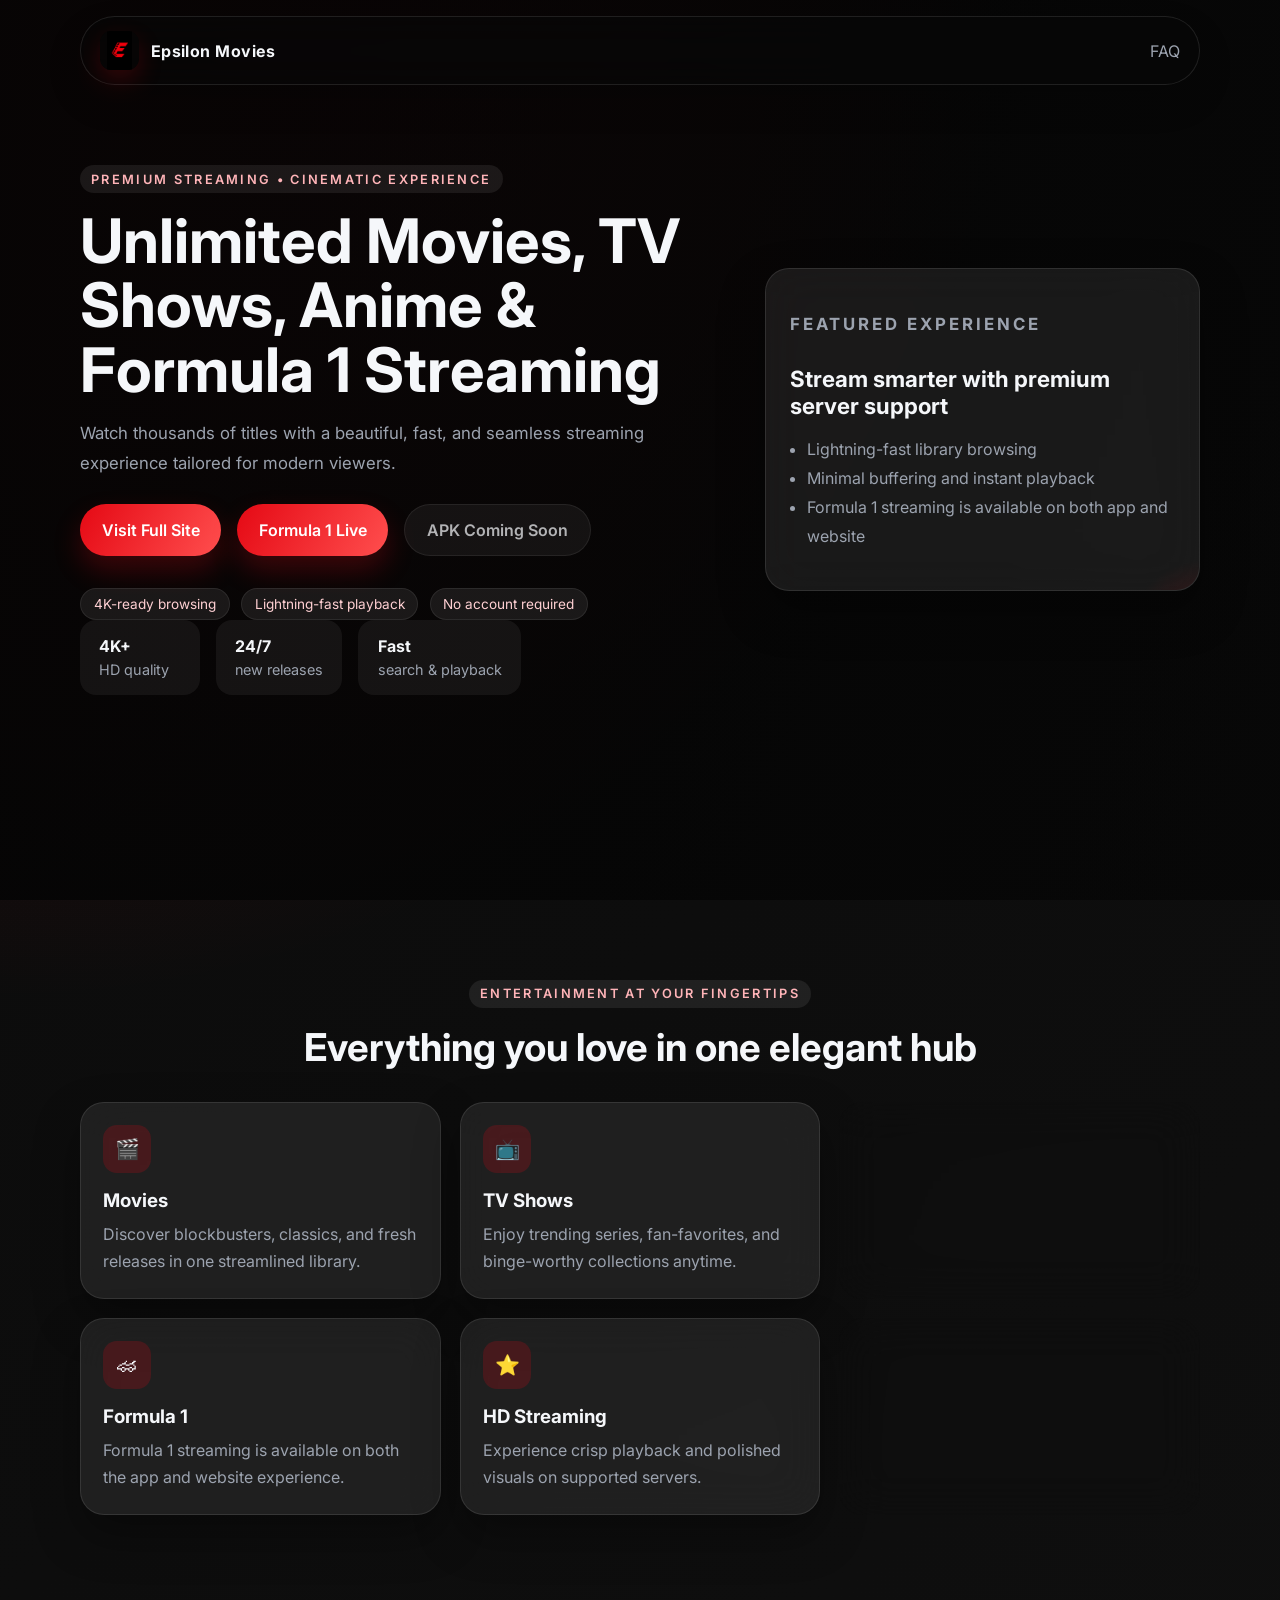
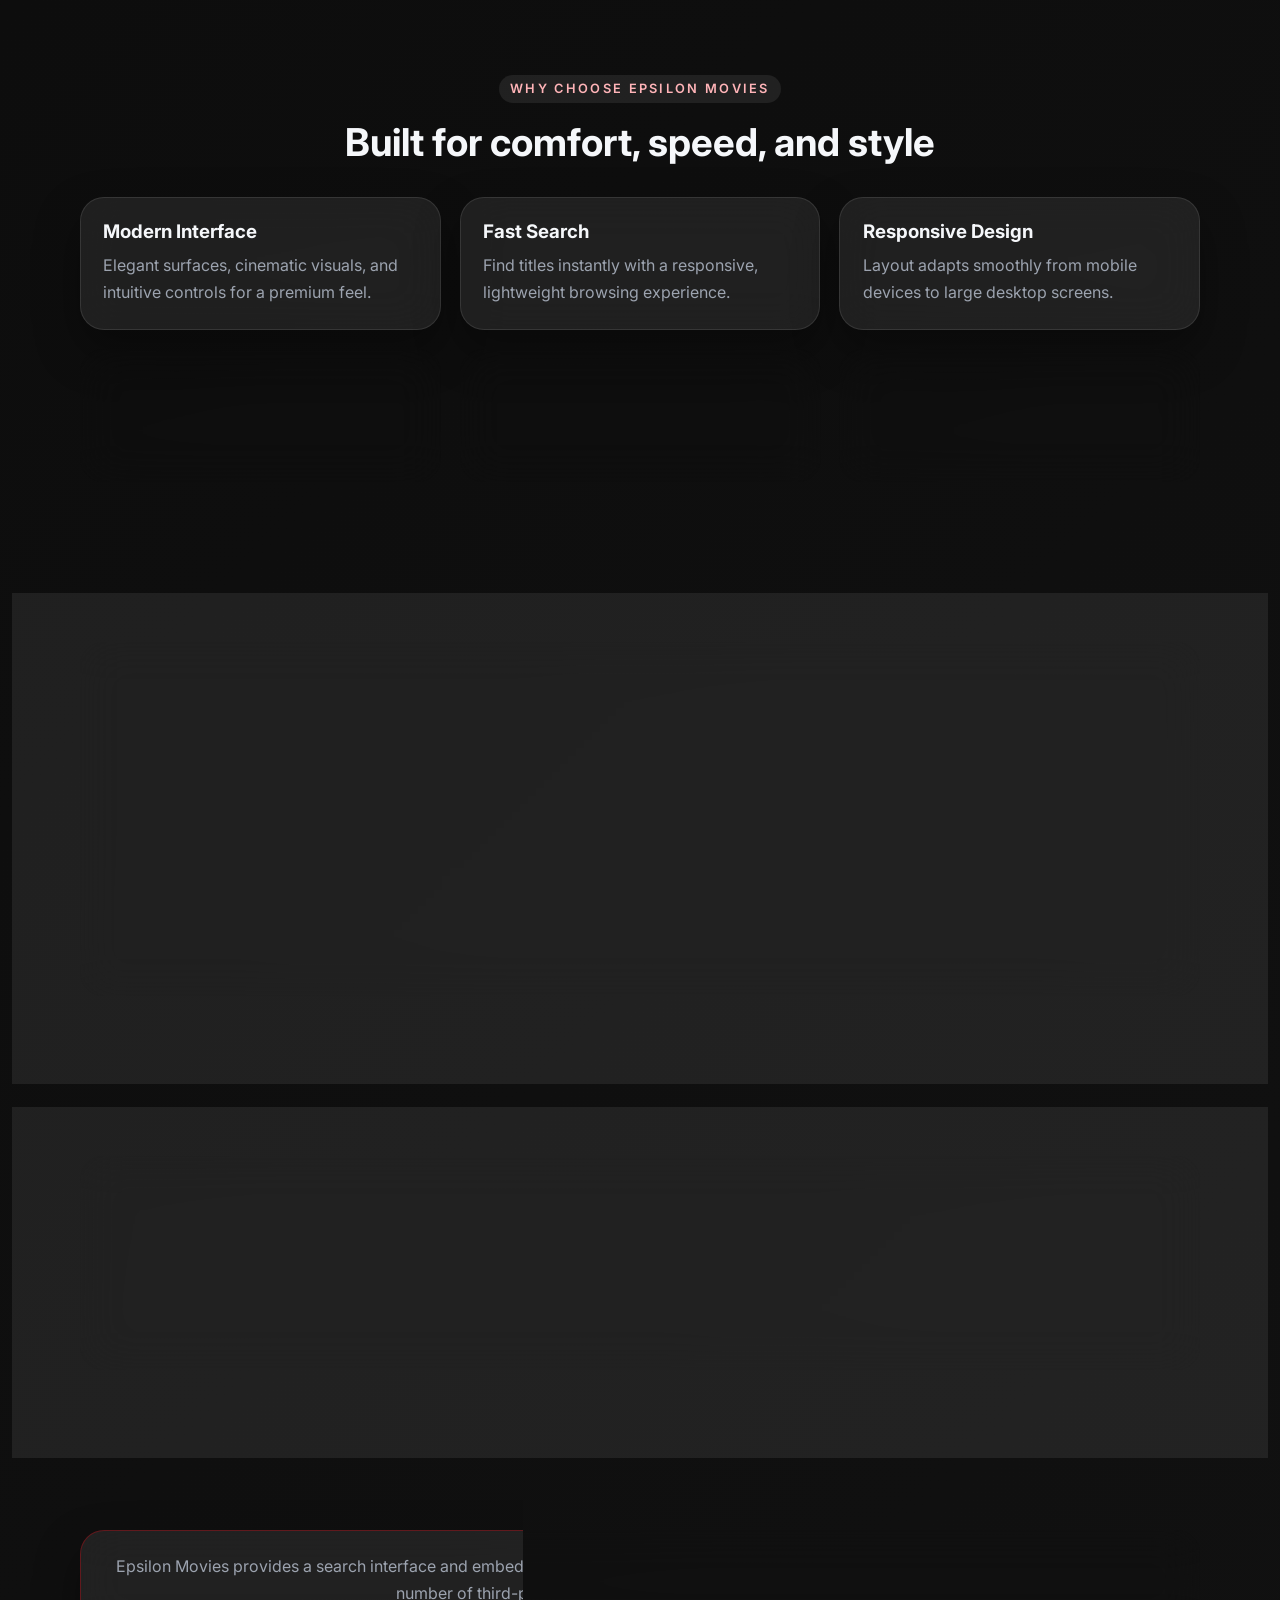
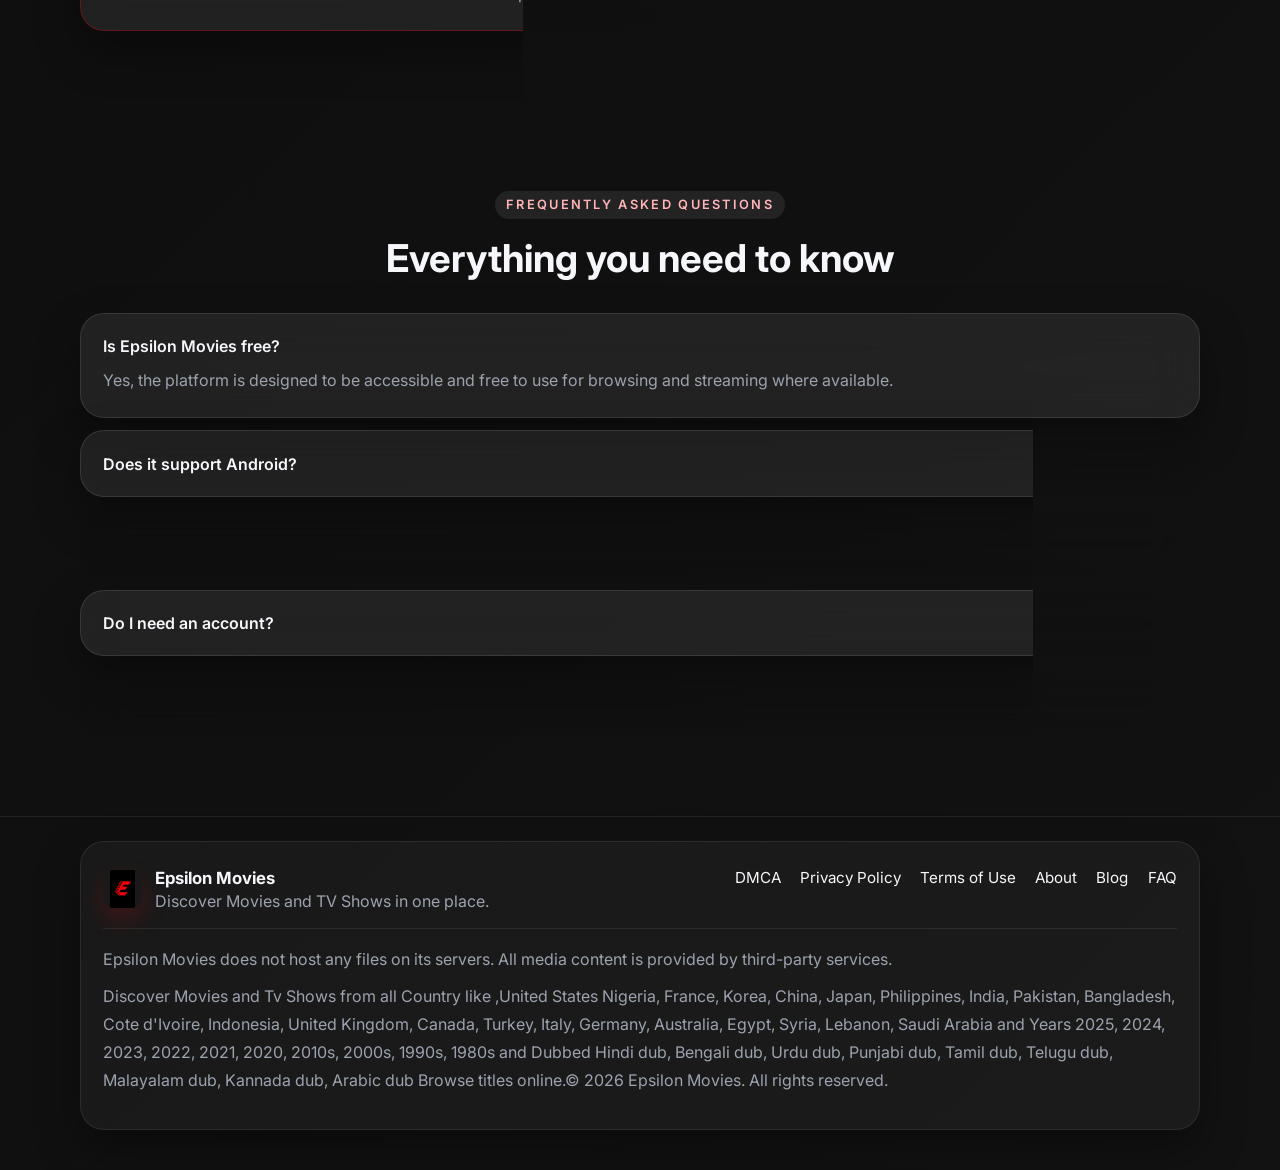
<file: index.html>
<!DOCTYPE html>
<html lang="en">
  <head>
    <meta charset="UTF-8" />
    <meta name="viewport" content="width=device-width, initial-scale=1.0" />
    <title>Epsilon Movies | Premium Streaming Movies and Sports</title>
    <meta
      name="description"
      content="Discover Epsilon Movies for unlimited movies, TV shows, anime, and Formula 1 streaming with a premium, fast, and responsive experience."
    />
    <meta name="theme-color" content="#0B0B0B" />
    <meta property="og:title" content="Epsilon Movies" />
    <meta
      property="og:description"
      content="Premium streaming experience for movies, TV shows, anime, and Formula 1."
    />
    <meta property="og:type" content="website" />
    <meta name="robots" content="index,follow" />
    <!-- Google Tag Manager -->
    <script>(function(w,d,s,l,i){w[l]=w[l]||[];w[l].push({'gtm.start':
new Date().getTime(),event:'gtm.js'});var f=d.getElementsByTagName(s)[0],
j=d.createElement(s),dl=l!='dataLayer'?'&l='+l:'';j.async=true;j.src=
'https://www.googletagmanager.com/gtm.js?id='+i+dl;f.parentNode.insertBefore(j,f);
})(window,document,'script','dataLayer','GTM-NH5B6RV8');</script>
    <!-- End Google Tag Manager -->
    <link rel="preconnect" href="https://fonts.googleapis.com" />
    <link rel="preconnect" href="https://fonts.gstatic.com" crossorigin />
    <link
      href="https://fonts.googleapis.com/css2?family=Inter:wght@400;500;600;700;800&display=swap"
      rel="stylesheet"
    />
    <link rel="stylesheet" href="styles.css" />
    <script src="config.js"></script>
  </head>
  <body>
    <!-- Google Tag Manager (noscript) -->
    <noscript><iframe src="https://www.googletagmanager.com/ns.html?id=GTM-NH5B6RV8"
height="0" width="0" style="display:none;visibility:hidden"></iframe></noscript>
    <!-- End Google Tag Manager (noscript) -->
    <div class="progress-bar" aria-hidden="true"></div>
    <button class="back-to-top" id="backToTop" type="button" aria-label="Back to top">↑</button>

    <div class="page-loader" aria-hidden="true">
      <div class="loader-ring"></div>
    </div>

    <header class="hero" id="top">
      <div class="hero-overlay"></div>
      <nav class="nav container">
        <a class="brand" href="#top" aria-label="Epsilon Movies home">
          <img class="brand-logo" src="file_00000000d4f87209a07a78484b09720a.png" alt="Epsilon Movies logo" />
          <span>Epsilon Movies</span>
        </a>
        <a class="nav-link" href="#faq">FAQ</a>
      </nav>

      <div class="hero-content container reveal">
        <div class="hero-copy">
          <span class="eyebrow">Premium streaming • cinematic experience</span>
          <h1>Unlimited Movies, TV Shows, Anime &amp; Formula 1 Streaming</h1>
          <p>
            Watch thousands of titles with a beautiful, fast, and seamless streaming experience tailored for modern viewers.
          </p>
          <div class="hero-actions">
            <a class="btn btn-primary" href="https://epsilonmovies.space-z.ai" data-site-link>Visit Full Site</a>
            <a class="btn btn-primary" href="https://epsilonf1.space-z.ai" data-f1-link>Formula 1 Live</a>
            <a class="btn btn-secondary disabled" href="#download" aria-disabled="true">APK Coming Soon</a>
          </div>
          <div class="hero-badges" aria-label="Highlights">
            <span class="hero-badge">4K-ready browsing</span>
            <span class="hero-badge">Lightning-fast playback</span>
            <span class="hero-badge">No account required</span>
          </div>
          <div class="hero-stats">
            <div><strong>4K+</strong><span>HD quality</span></div>
            <div><strong>24/7</strong><span>new releases</span></div>
            <div><strong>Fast</strong><span>search & playback</span></div>
          </div>
        </div>
        <div class="hero-card glass-card">
          <p class="card-label">Featured Experience</p>
          <h2>Stream smarter with premium server support</h2>
          <ul>
            <li>Lightning-fast library browsing</li>
            <li>Minimal buffering and instant playback</li>
            <li>Formula 1 streaming is available on both app and website</li>
          </ul>
        </div>
      </div>
    </header>

    <main>
      <section class="section container" id="features">
        <div class="section-heading reveal">
          <span class="eyebrow">Entertainment at your fingertips</span>
          <h2>Everything you love in one elegant hub</h2>
        </div>
        <div class="feature-grid">
          <article class="glass-card feature-card reveal">
            <div class="feature-icon">🎬</div>
            <h3>Movies</h3>
            <p>Discover blockbusters, classics, and fresh releases in one streamlined library.</p>
          </article>
          <article class="glass-card feature-card reveal">
            <div class="feature-icon">📺</div>
            <h3>TV Shows</h3>
            <p>Enjoy trending series, fan-favorites, and binge-worthy collections anytime.</p>
          </article>
          <article class="glass-card feature-card reveal">
            <div class="feature-icon">🍿</div>
            <h3>Anime</h3>
            <p>Access a cinematic anime catalog with effortless browsing and playback.</p>
          </article>
          <article class="glass-card feature-card reveal">
            <div class="feature-icon">🏎</div>
            <h3>Formula 1</h3>
            <p>Formula 1 streaming is available on both the app and website experience.</p>
          </article>
          <article class="glass-card feature-card reveal">
            <div class="feature-icon">⭐</div>
            <h3>HD Streaming</h3>
            <p>Experience crisp playback and polished visuals on supported servers.</p>
          </article>
          <article class="glass-card feature-card reveal">
            <div class="feature-icon">📱</div>
            <h3>Android App</h3>
            <p>Take your favorite movies and shows on the go with a lightweight APK build.</p>
          </article>
        </div>
      </section>

      <section class="section container" id="benefits">
        <div class="section-heading reveal">
          <span class="eyebrow">Why choose Epsilon Movies</span>
          <h2>Built for comfort, speed, and style</h2>
        </div>
        <div class="benefit-grid">
          <article class="glass-card benefit-card reveal">
            <h3>Modern Interface</h3>
            <p>Elegant surfaces, cinematic visuals, and intuitive controls for a premium feel.</p>
          </article>
          <article class="glass-card benefit-card reveal">
            <h3>Fast Search</h3>
            <p>Find titles instantly with a responsive, lightweight browsing experience.</p>
          </article>
          <article class="glass-card benefit-card reveal">
            <h3>Responsive Design</h3>
            <p>Layout adapts smoothly from mobile devices to large desktop screens.</p>
          </article>
          <article class="glass-card benefit-card reveal">
            <h3>Multiple Streaming Servers</h3>
            <p>Switch between sources effortlessly for better availability and flexibility.</p>
          </article>
          <article class="glass-card benefit-card reveal">
            <h3>Regular Updates</h3>
            <p>New content, UI refinements, and improvements arrive consistently.</p>
          </article>
          <article class="glass-card benefit-card reveal">
            <h3>Lightweight Performance</h3>
            <p>Optimized interactions keep the app fast without feeling overloaded.</p>
          </article>
        </div>
      </section>

      <section class="section container" id="download">
        <div class="glass-card download-card reveal">
          <div class="download-content">
            <span class="eyebrow">Download ready</span>
            <h2>Android APK</h2>
            <p>The Android APK is coming soon. Stay tuned for the official release update.</p>
            <div class="download-metrics">
              <div><span>Version</span><strong>Coming soon</strong></div>
              <div><span>Size</span><strong>Pending</strong></div>
              <div><span>Updated</span><strong>2026</strong></div>
            </div>
            <a class="btn btn-secondary disabled" href="#download" aria-disabled="true">APK Coming Soon</a>
          </div>
        </div>
      </section>

      <section class="section container" id="telegram">
        <div class="glass-card telegram-card reveal">
          <div class="telegram-icon">✈️</div>
          <div>
            <span class="eyebrow">Community</span>
            <h2>Join the Telegram community</h2>
            <p>Stay connected for updates, announcements, and support from the Epsilon Movies community.</p>
          </div>
          <div class="social-actions">
            <a class="btn btn-secondary" href="https://t.me/epsilonmovies" data-telegram-link target="_blank" rel="noreferrer">Join Telegram</a>
            <a class="btn btn-secondary" href="https://instagram.com/epsilonmovies.in" data-instagram-link target="_blank" rel="noreferrer">Follow on Instagram</a>
          </div>
        </div>
      </section>

      <section class="section container" id="disclaimer">
        <div class="glass-card disclaimer-card reveal">
          <p>
            Epsilon Movies provides a search interface and embedded playback from third-party providers. Some streaming servers may display a small number of third-party advertisements that are outside our control.
          </p>
        </div>
      </section>

      <section class="section container" id="faq">
        <div class="section-heading reveal">
          <span class="eyebrow">Frequently asked questions</span>
          <h2>Everything you need to know</h2>
        </div>
        <div class="faq-list">
          <details class="glass-card faq-item reveal" open>
            <summary>Is Epsilon Movies free?</summary>
            <p>Yes, the platform is designed to be accessible and free to use for browsing and streaming where available.</p>
          </details>
          <details class="glass-card faq-item reveal">
            <summary>Does it support Android?</summary>
            <p>Yes, Epsilon Movies offers an Android-friendly experience and APK download support.</p>
          </details>
          <details class="glass-card faq-item reveal">
            <summary>Can I watch Formula 1?</summary>
            <p>Yes, Formula 1 streaming is available on both the app as well as website.</p>
          </details>
          <details class="glass-card faq-item reveal">
            <summary>Do I need an account?</summary>
            <p>No account is required for basic browsing and playback through the site experience.</p>
          </details>
          <details class="glass-card faq-item reveal">
            <summary>Why do some servers show advertisements?</summary>
            <p>Some third-party providers may include ads, and those display outside of our direct control.</p>
          </details>
        </div>
      </section>
    </main>

    <footer class="footer">
      <div class="container footer-shell">
        <div class="footer-top">
          <div class="footer-brand">
            <img class="brand-logo" src="file_00000000d4f87209a07a78484b09720a.png" alt="Epsilon Movies logo" />
            <div>
              <h3>Epsilon Movies</h3>
              <p>Discover Movies and TV Shows in one place.</p>
            </div>
          </div>
          <div class="footer-links-grid">
            <a href="dmca.html">DMCA</a>
            <a href="privacy.html">Privacy Policy</a>
            <a href="terms.html">Terms of Use</a>
            <a href="#">About</a>
            <a href="#">Blog</a>
            <a href="#faq">FAQ</a>
          </div>
        </div>
        <div class="footer-divider"></div>
        <div class="footer-bottom">
          <p>
            Epsilon Movies does not host any files on its servers. All media content is provided by third-party services.
          </p>
          <p>
            Discover Movies and Tv Shows from all Country like ,United States Nigeria, France, Korea, China, Japan, Philippines, India, Pakistan, Bangladesh, Cote d'Ivoire, Indonesia, United Kingdom, Canada, Turkey, Italy, Germany, Australia, Egypt, Syria, Lebanon, Saudi Arabia and Years 2025, 2024, 2023, 2022, 2021, 2020, 2010s, 2000s, 1990s, 1980s and Dubbed Hindi dub, Bengali dub, Urdu dub, Punjabi dub, Tamil dub, Telugu dub, Malayalam dub, Kannada dub, Arabic dub Browse titles online.© 2026 Epsilon Movies. All rights reserved.
          </p>
        </div>
      </div>
    </footer>

    <script>
      // Google Analytics event tracking via GTM dataLayer
      (function() {
        // Ensure dataLayer exists
        window.dataLayer = window.dataLayer || [];

        // Track landing page visit
        dataLayer.push({
          event: 'page_view_epsilon',
          page_type: 'landing'
        });

        // Track "Enter Epsilon Movies" / "Visit Full Site" button click and outbound click
        var siteLink = document.querySelector('[data-site-link]');
        if (siteLink) {
          siteLink.addEventListener('click', function(e) {
            dataLayer.push({
              event: 'enter_epsilon_movies',
              event_name: 'enter_epsilon_movies',
              destination: 'https://epsilonmovies.space-z.ai'
            });
            dataLayer.push({
              event: 'outbound_click',
              destination: 'https://epsilonmovies.space-z.ai'
            });
          });
        }

        // Track "Formula 1 Live" button click
        var f1Link = document.querySelector('[data-f1-link]');
        if (f1Link) {
          f1Link.addEventListener('click', function(e) {
            dataLayer.push({
              event: 'formula1_live_click',
              destination: 'https://epsilonf1.space-z.ai'
            });
          });
        }
      })();
    </script>
    <script src="script.js"></script>
  </body>
</html>
</file>
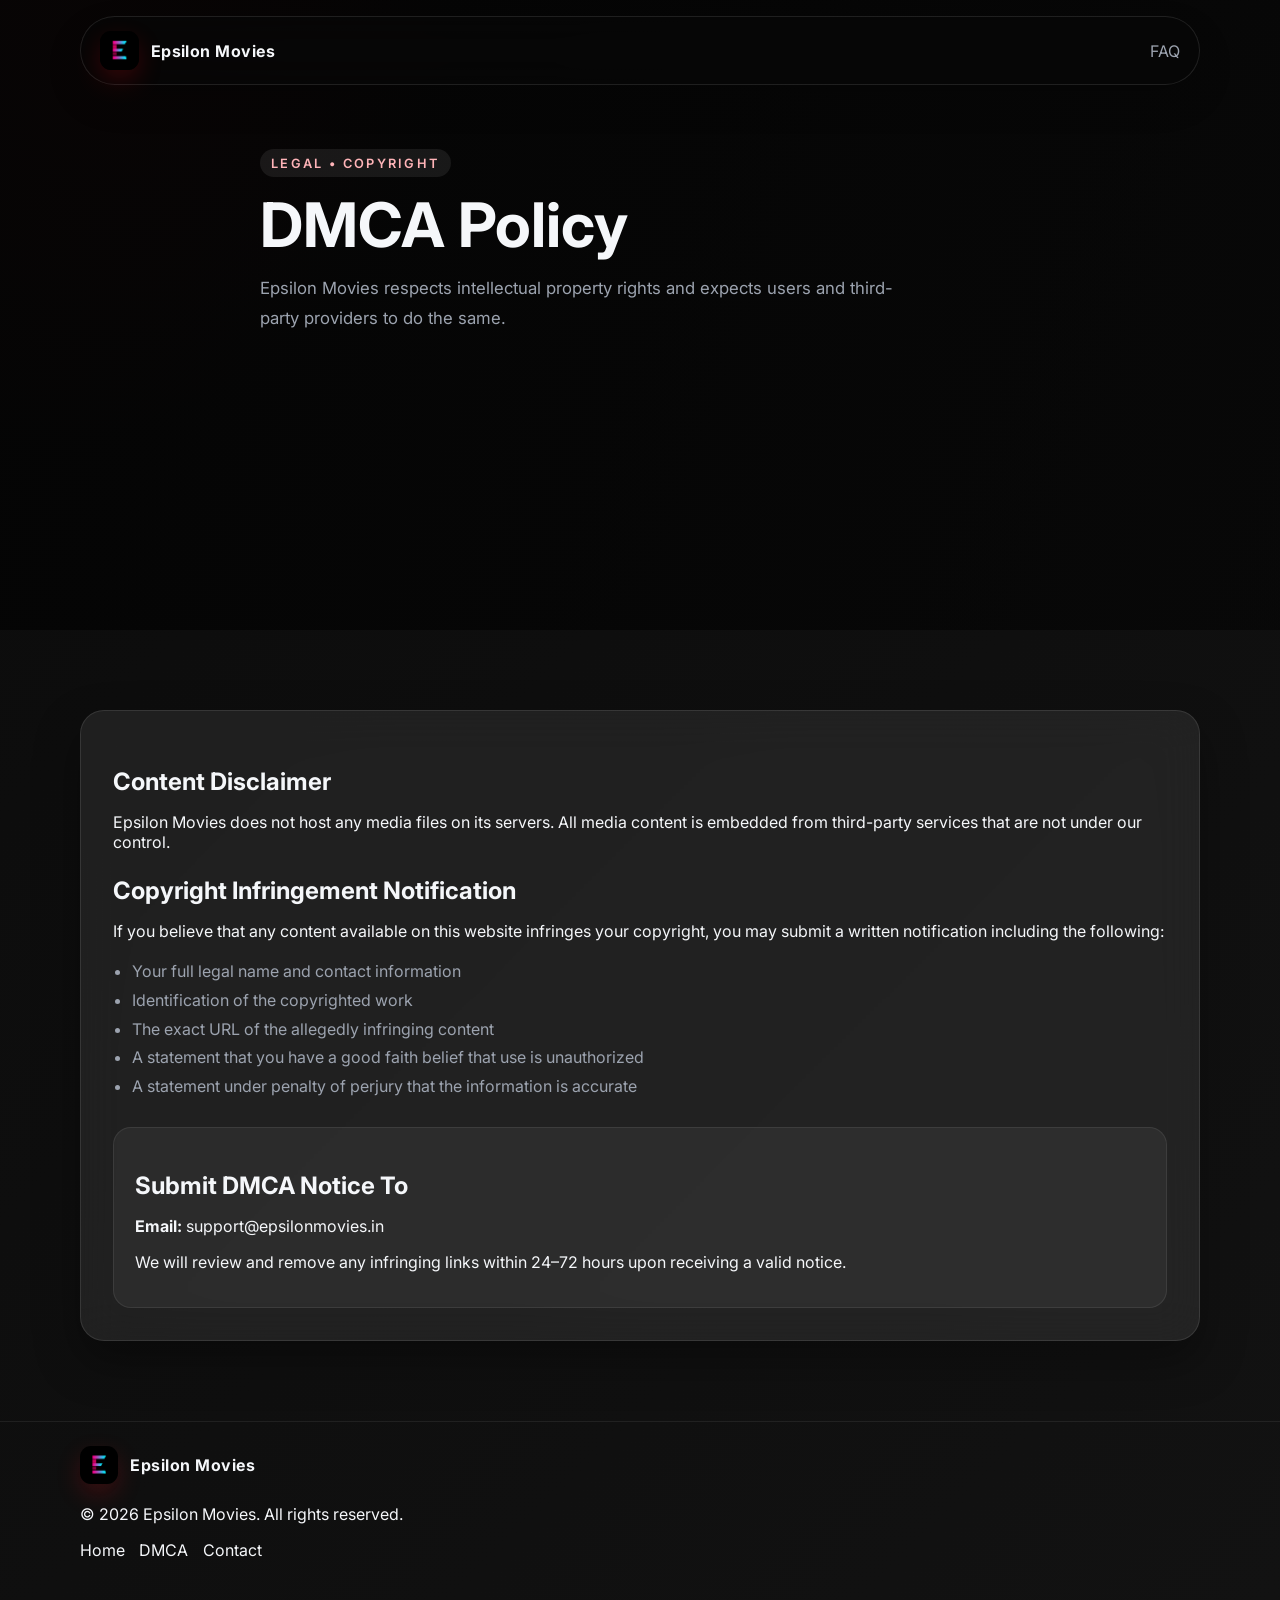
<file: dmca.html>
<!DOCTYPE html>
<html lang="en">
  <head>
    <meta charset="UTF-8" />
    <meta name="viewport" content="width=device-width, initial-scale=1.0" />
    <title>DMCA Policy | Epsilon Movies</title>
    <meta
      name="description"
      content="Read the DMCA policy for Epsilon Movies, including copyright notice instructions and contact details."
    />
    <meta name="theme-color" content="#0B0B0B" />
    <!-- Google Tag Manager -->
    <script>(function(w,d,s,l,i){w[l]=w[l]||[];w[l].push({'gtm.start':
new Date().getTime(),event:'gtm.js'});var f=d.getElementsByTagName(s)[0],
j=d.createElement(s),dl=l!='dataLayer'?'&l='+l:'';j.async=true;j.src=
'https://www.googletagmanager.com/gtm.js?id='+i+dl;f.parentNode.insertBefore(j,f);
})(window,document,'script','dataLayer','GTM-NH5B6RV8');</script>
    <!-- End Google Tag Manager -->
    <link rel="preconnect" href="https://fonts.googleapis.com" />
    <link rel="preconnect" href="https://fonts.gstatic.com" crossorigin />
    <link
      href="https://fonts.googleapis.com/css2?family=Inter:wght@400;500;600;700;800&display=swap"
      rel="stylesheet"
    />
    <link rel="stylesheet" href="styles.css" />
    <script src="config.js"></script>
  </head>
  <body>
    <!-- Google Tag Manager (noscript) -->
    <noscript><iframe src="https://www.googletagmanager.com/ns.html?id=GTM-NH5B6RV8"
height="0" width="0" style="display:none;visibility:hidden"></iframe></noscript>
    <!-- End Google Tag Manager (noscript) -->
    <div class="progress-bar" aria-hidden="true"></div>
    <button class="back-to-top" id="backToTop" type="button" aria-label="Back to top">↑</button>

    <header class="hero policy-hero" id="top">
      <div class="hero-overlay"></div>
      <nav class="nav container">
        <a class="brand" href="index.html" aria-label="Epsilon Movies home">
          <img class="brand-logo" src="file_00000000ea5072099b8b63f4286912cb.png" alt="Epsilon Movies logo" />
          <span>Epsilon Movies</span>
        </a>
        <a class="nav-link" href="index.html#faq">FAQ</a>
      </nav>

      <div class="container policy-intro reveal">
        <span class="eyebrow">Legal • Copyright</span>
        <h1>DMCA Policy</h1>
        <p>
          Epsilon Movies respects intellectual property rights and expects users and third-party providers to do the same.
        </p>
      </div>
    </header>

    <main class="container">
      <section class="section">
        <div class="glass-card policy-card reveal">
          <h2>Content Disclaimer</h2>
          <p>
            Epsilon Movies does not host any media files on its servers. All media content is embedded from third-party services that are not under our control.
          </p>

          <h2>Copyright Infringement Notification</h2>
          <p>
            If you believe that any content available on this website infringes your copyright, you may submit a written notification including the following:
          </p>
          <ul>
            <li>Your full legal name and contact information</li>
            <li>Identification of the copyrighted work</li>
            <li>The exact URL of the allegedly infringing content</li>
            <li>A statement that you have a good faith belief that use is unauthorized</li>
            <li>A statement under penalty of perjury that the information is accurate</li>
          </ul>

          <div class="contact-box">
            <h2>Submit DMCA Notice To</h2>
            <p><strong>Email:</strong> support@epsilonmovies.in</p>
            <p>We will review and remove any infringing links within 24–72 hours upon receiving a valid notice.</p>
          </div>
        </div>
      </section>
    </main>

    <footer class="footer">
      <div class="container footer-content">
        <div>
          <a class="brand" href="index.html" aria-label="Epsilon Movies home">
            <img class="brand-logo" src="file_00000000ea5072099b8b63f4286912cb.png" alt="Epsilon Movies logo" />
            <span>Epsilon Movies</span>
          </a>
          <p>© 2026 Epsilon Movies. All rights reserved.</p>
        </div>
        <div class="footer-links">
          <a href="index.html">Home</a>
          <a href="dmca.html">DMCA</a>
          <a href="mailto:ownerepsilon@zohomail.in">Contact</a>
        </div>
      </div>
    </footer>

    <script src="script.js"></script>
  </body>
</html>
</file>
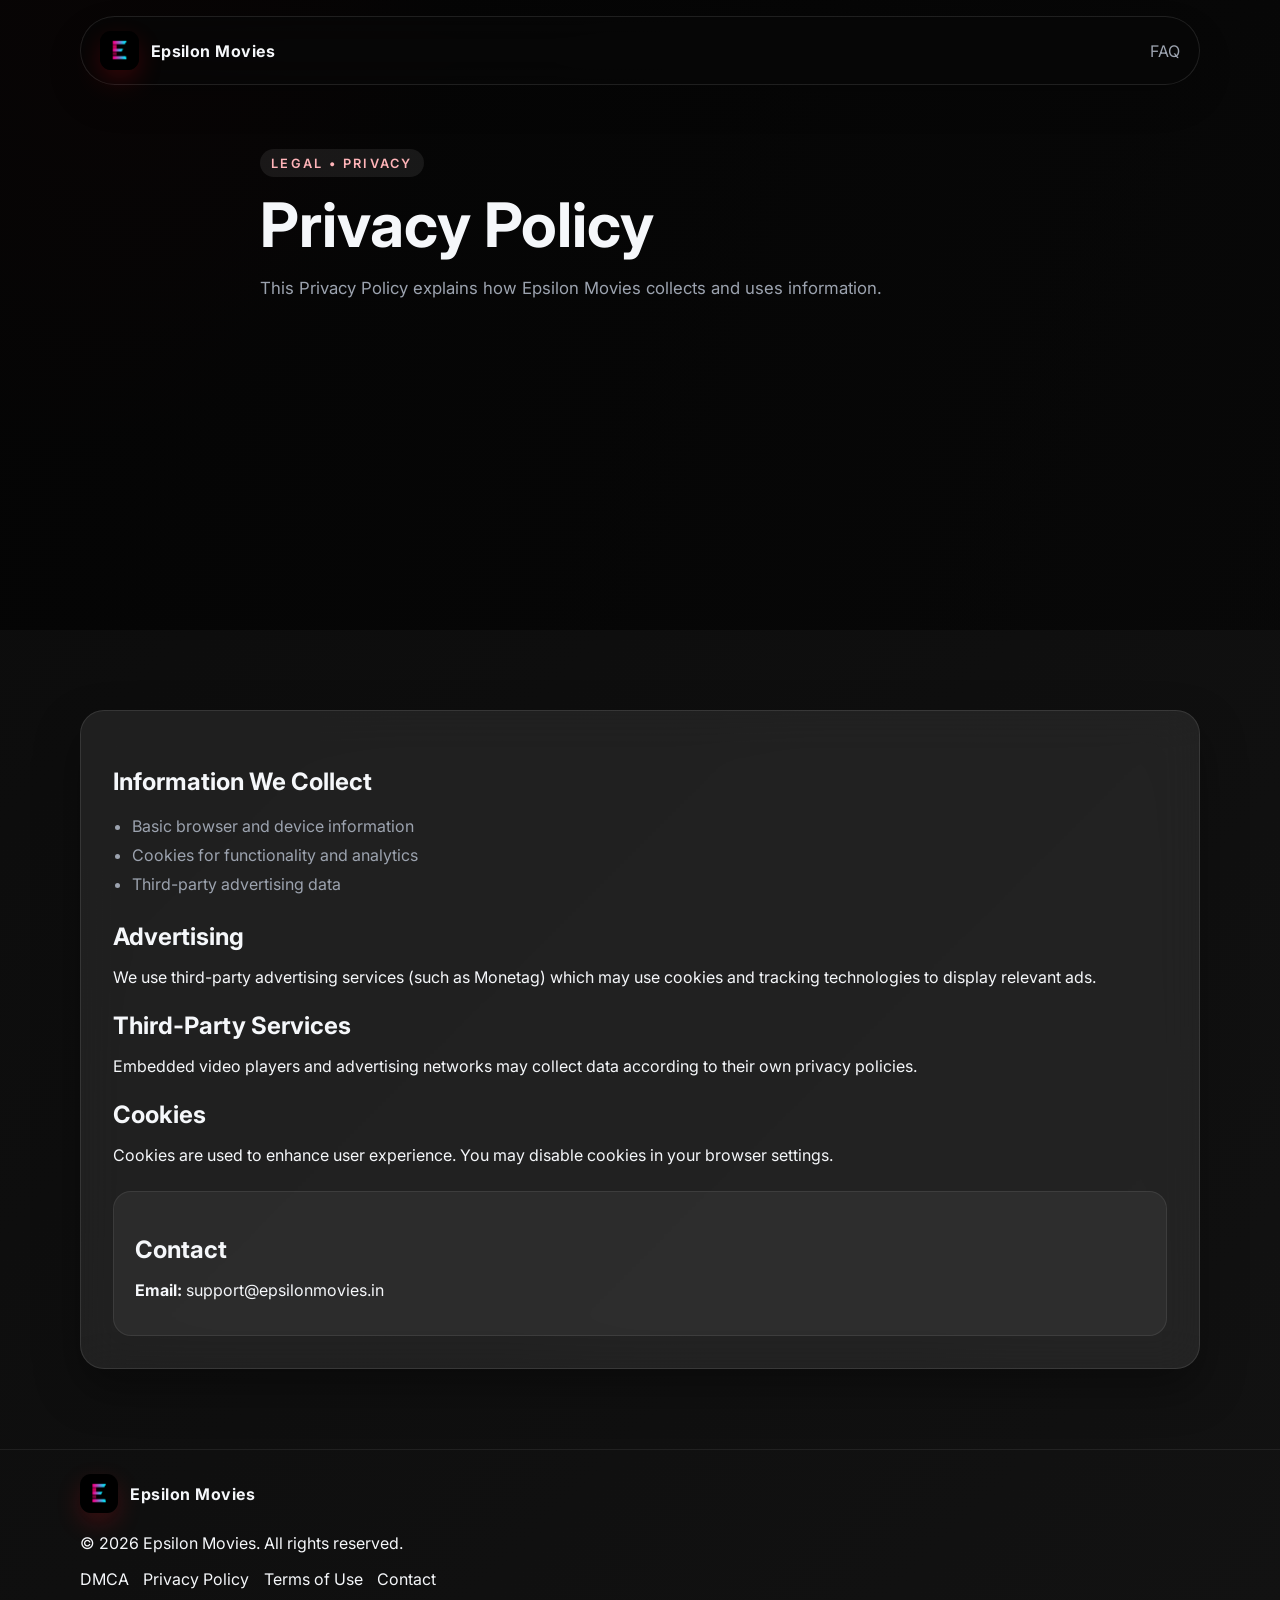
<file: privacy.html>
<!DOCTYPE html>
<html lang="en">
  <head>
    <meta charset="UTF-8" />
    <meta name="viewport" content="width=device-width, initial-scale=1.0" />
    <title>Privacy Policy | Epsilon Movies</title>
    <meta
      name="description"
      content="Read the Privacy Policy for Epsilon Movies regarding data collection, cookies, advertising, and contact information."
    />
    <meta name="theme-color" content="#0B0B0B" />
    <!-- Google Tag Manager -->
    <script>(function(w,d,s,l,i){w[l]=w[l]||[];w[l].push({'gtm.start':
new Date().getTime(),event:'gtm.js'});var f=d.getElementsByTagName(s)[0],
j=d.createElement(s),dl=l!='dataLayer'?'&l='+l:'';j.async=true;j.src=
'https://www.googletagmanager.com/gtm.js?id='+i+dl;f.parentNode.insertBefore(j,f);
})(window,document,'script','dataLayer','GTM-NH5B6RV8');</script>
    <!-- End Google Tag Manager -->
    <link rel="preconnect" href="https://fonts.googleapis.com" />
    <link rel="preconnect" href="https://fonts.gstatic.com" crossorigin />
    <link
      href="https://fonts.googleapis.com/css2?family=Inter:wght@400;500;600;700;800&display=swap"
      rel="stylesheet"
    />
    <link rel="stylesheet" href="styles.css" />
    <script src="config.js"></script>
  </head>
  <body>
    <!-- Google Tag Manager (noscript) -->
    <noscript><iframe src="https://www.googletagmanager.com/ns.html?id=GTM-NH5B6RV8"
height="0" width="0" style="display:none;visibility:hidden"></iframe></noscript>
    <!-- End Google Tag Manager (noscript) -->
    <div class="progress-bar" aria-hidden="true"></div>
    <button class="back-to-top" id="backToTop" type="button" aria-label="Back to top">↑</button>

    <header class="hero policy-hero" id="top">
      <div class="hero-overlay"></div>
      <nav class="nav container">
        <a class="brand" href="index.html" aria-label="Epsilon Movies home">
          <img class="brand-logo" src="file_00000000ea5072099b8b63f4286912cb.png" alt="Epsilon Movies logo" />
          <span>Epsilon Movies</span>
        </a>
        <a class="nav-link" href="index.html#faq">FAQ</a>
      </nav>

      <div class="container policy-intro reveal">
        <span class="eyebrow">Legal • Privacy</span>
        <h1>Privacy Policy</h1>
        <p>This Privacy Policy explains how Epsilon Movies collects and uses information.</p>
      </div>
    </header>

    <main class="container">
      <section class="section">
        <div class="glass-card policy-card reveal">
          <h2>Information We Collect</h2>
          <ul>
            <li>Basic browser and device information</li>
            <li>Cookies for functionality and analytics</li>
            <li>Third-party advertising data</li>
          </ul>

          <h2>Advertising</h2>
          <p>
            We use third-party advertising services (such as Monetag) which may use cookies and tracking technologies to display relevant ads.
          </p>

          <h2>Third-Party Services</h2>
          <p>
            Embedded video players and advertising networks may collect data according to their own privacy policies.
          </p>

          <h2>Cookies</h2>
          <p>
            Cookies are used to enhance user experience. You may disable cookies in your browser settings.
          </p>

          <div class="contact-box">
            <h2>Contact</h2>
            <p><strong>Email:</strong> support@epsilonmovies.in</p>
          </div>
        </div>
      </section>
    </main>

    <footer class="footer">
      <div class="container footer-content">
        <div>
          <a class="brand" href="index.html" aria-label="Epsilon Movies home">
            <img class="brand-logo" src="file_00000000ea5072099b8b63f4286912cb.png" alt="Epsilon Movies logo" />
            <span>Epsilon Movies</span>
          </a>
          <p>© 2026 Epsilon Movies. All rights reserved.</p>
        </div>
        <div class="footer-links">
          <a href="dmca.html">DMCA</a>
          <a href="privacy.html">Privacy Policy</a>
          <a href="terms.html">Terms of Use</a>
          <a href="mailto:ownerepsilon@zohomail.in">Contact</a>
        </div>
      </div>
    </footer>

    <script src="script.js"></script>
  </body>
</html>
</file>
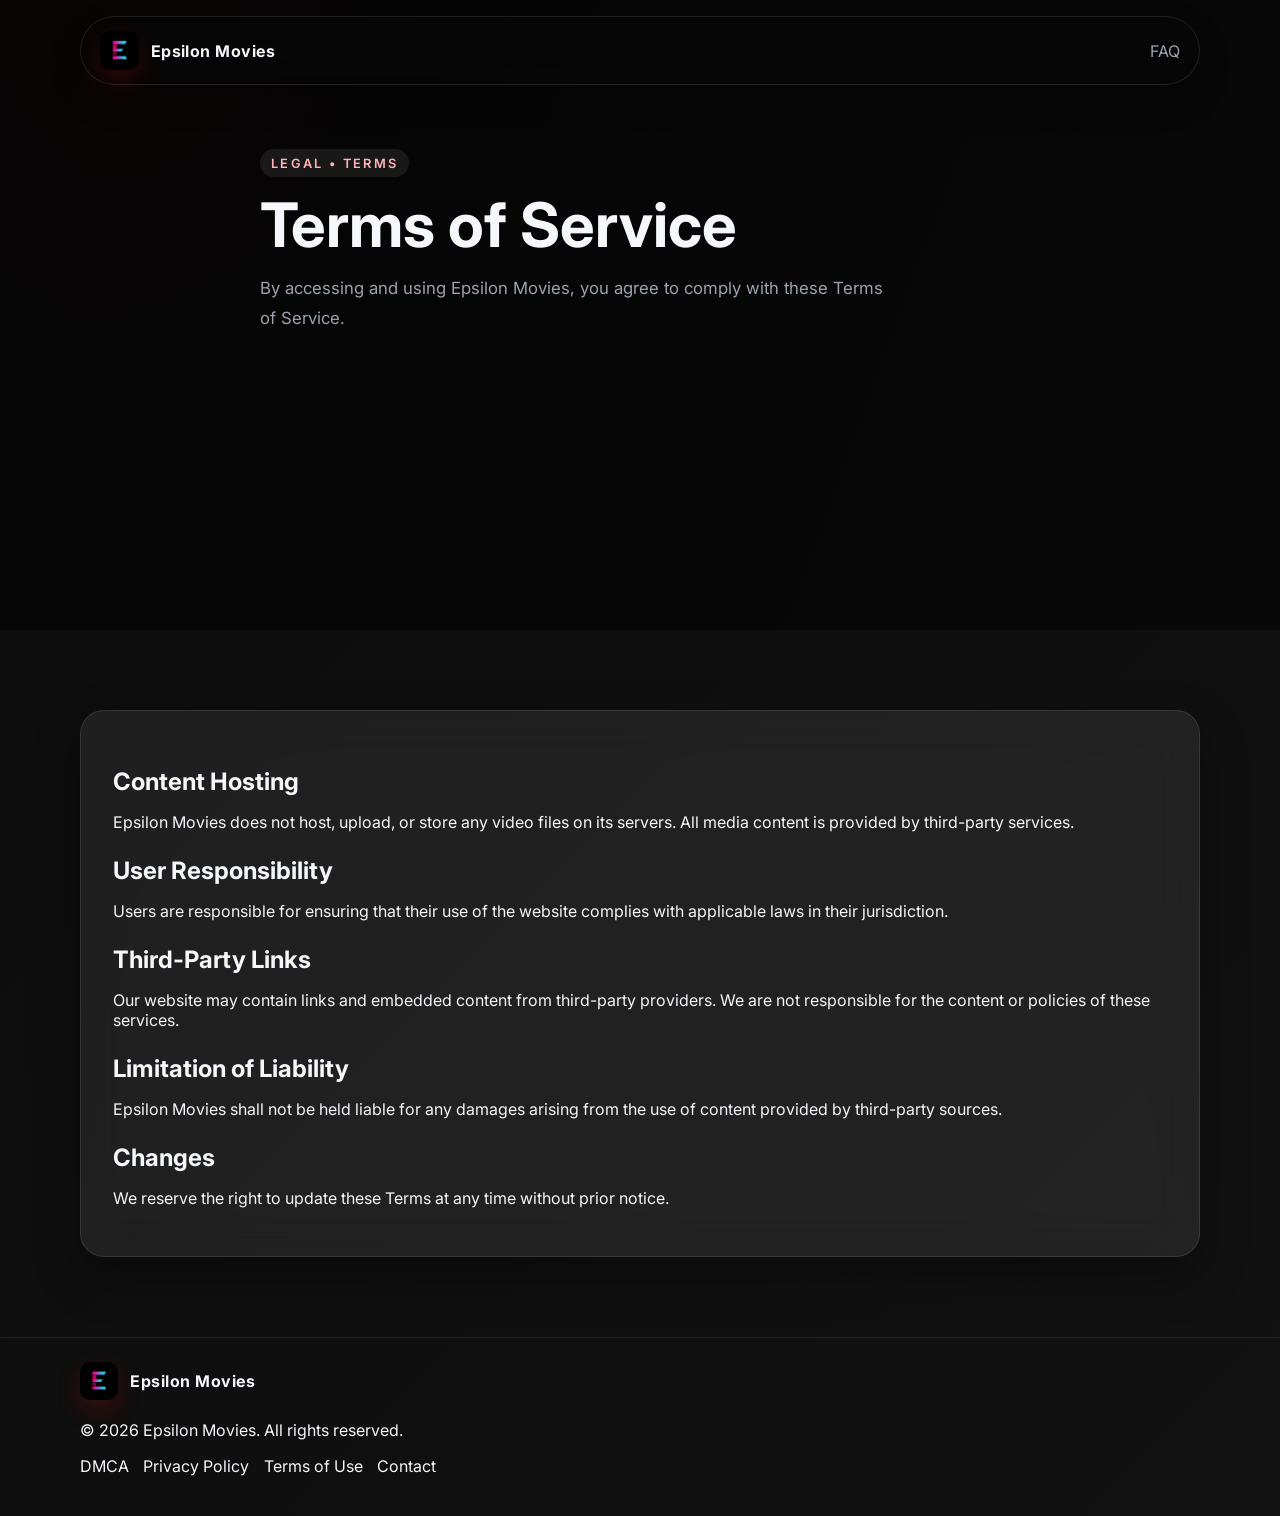
<file: terms.html>
<!DOCTYPE html>
<html lang="en">
  <head>
    <meta charset="UTF-8" />
    <meta name="viewport" content="width=device-width, initial-scale=1.0" />
    <title>Terms of Use | Epsilon Movies</title>
    <meta
      name="description"
      content="Read the Terms of Service for Epsilon Movies covering content hosting, user responsibility, third-party links, liability, and changes."
    />
    <meta name="theme-color" content="#0B0B0B" />
    <!-- Google Tag Manager -->
    <script>(function(w,d,s,l,i){w[l]=w[l]||[];w[l].push({'gtm.start':
new Date().getTime(),event:'gtm.js'});var f=d.getElementsByTagName(s)[0],
j=d.createElement(s),dl=l!='dataLayer'?'&l='+l:'';j.async=true;j.src=
'https://www.googletagmanager.com/gtm.js?id='+i+dl;f.parentNode.insertBefore(j,f);
})(window,document,'script','dataLayer','GTM-NH5B6RV8');</script>
    <!-- End Google Tag Manager -->
    <link rel="preconnect" href="https://fonts.googleapis.com" />
    <link rel="preconnect" href="https://fonts.gstatic.com" crossorigin />
    <link
      href="https://fonts.googleapis.com/css2?family=Inter:wght@400;500;600;700;800&display=swap"
      rel="stylesheet"
    />
    <link rel="stylesheet" href="styles.css" />
    <script src="config.js"></script>
  </head>
  <body>
    <!-- Google Tag Manager (noscript) -->
    <noscript><iframe src="https://www.googletagmanager.com/ns.html?id=GTM-NH5B6RV8"
height="0" width="0" style="display:none;visibility:hidden"></iframe></noscript>
    <!-- End Google Tag Manager (noscript) -->
    <div class="progress-bar" aria-hidden="true"></div>
    <button class="back-to-top" id="backToTop" type="button" aria-label="Back to top">↑</button>

    <header class="hero policy-hero" id="top">
      <div class="hero-overlay"></div>
      <nav class="nav container">
        <a class="brand" href="index.html" aria-label="Epsilon Movies home">
          <img class="brand-logo" src="file_00000000ea5072099b8b63f4286912cb.png" alt="Epsilon Movies logo" />
          <span>Epsilon Movies</span>
        </a>
        <a class="nav-link" href="index.html#faq">FAQ</a>
      </nav>

      <div class="container policy-intro reveal">
        <span class="eyebrow">Legal • Terms</span>
        <h1>Terms of Service</h1>
        <p>By accessing and using Epsilon Movies, you agree to comply with these Terms of Service.</p>
      </div>
    </header>

    <main class="container">
      <section class="section">
        <div class="glass-card policy-card reveal">
          <h2>Content Hosting</h2>
          <p>
            Epsilon Movies does not host, upload, or store any video files on its servers. All media content is provided by third-party services.
          </p>

          <h2>User Responsibility</h2>
          <p>
            Users are responsible for ensuring that their use of the website complies with applicable laws in their jurisdiction.
          </p>

          <h2>Third-Party Links</h2>
          <p>
            Our website may contain links and embedded content from third-party providers. We are not responsible for the content or policies of these services.
          </p>

          <h2>Limitation of Liability</h2>
          <p>
            Epsilon Movies shall not be held liable for any damages arising from the use of content provided by third-party sources.
          </p>

          <h2>Changes</h2>
          <p>
            We reserve the right to update these Terms at any time without prior notice.
          </p>
        </div>
      </section>
    </main>

    <footer class="footer">
      <div class="container footer-content">
        <div>
          <a class="brand" href="index.html" aria-label="Epsilon Movies home">
            <img class="brand-logo" src="file_00000000ea5072099b8b63f4286912cb.png" alt="Epsilon Movies logo" />
            <span>Epsilon Movies</span>
          </a>
          <p>© 2026 Epsilon Movies. All rights reserved.</p>
        </div>
        <div class="footer-links">
          <a href="dmca.html">DMCA</a>
          <a href="privacy.html">Privacy Policy</a>
          <a href="terms.html">Terms of Use</a>
          <a href="mailto:ownerepsilon@zohomail.in">Contact</a>
        </div>
      </div>
    </footer>

    <script src="script.js"></script>
  </body>
</html>
</file>
<file: styles.css>
:root {
  --bg: #0b0b0b;
  --bg-alt: #121212;
  --surface: rgba(255, 255, 255, 0.08);
  --surface-strong: rgba(255, 255, 255, 0.12);
  --text: #f5f7fa;
  --muted: #9ca3af;
  --accent: #e50914;
  --accent-soft: rgba(229, 9, 20, 0.2);
  --border: rgba(255, 255, 255, 0.1);
  --shadow: 0 20px 45px rgba(0, 0, 0, 0.35);
}

* {
  box-sizing: border-box;
}

html {
  scroll-behavior: smooth;
}

body {
  margin: 0;
  font-family: 'Inter', sans-serif;
  background:
    radial-gradient(circle at top left, rgba(229, 9, 20, 0.24), transparent 22%),
    linear-gradient(135deg, var(--bg), var(--bg-alt));
  color: var(--text);
  min-height: 100vh;
  overflow-x: hidden;
}

img {
  max-width: 100%;
  display: block;
}

a {
  color: inherit;
  text-decoration: none;
}

.container {
  width: min(1120px, calc(100% - 2rem));
  margin: 0 auto;
}

.page-loader {
  position: fixed;
  inset: 0;
  background: var(--bg);
  display: grid;
  place-items: center;
  z-index: 50;
  transition: opacity 0.45s ease, visibility 0.45s ease;
}

.page-loader.hidden {
  opacity: 0;
  visibility: hidden;
}

.loader-ring {
  width: 3rem;
  height: 3rem;
  border-radius: 999px;
  border: 3px solid rgba(255, 255, 255, 0.15);
  border-top-color: var(--accent);
  animation: spin 0.9s linear infinite;
}

.glass-card {
  background: var(--surface);
  border: 1px solid var(--border);
  box-shadow: var(--shadow);
  backdrop-filter: blur(22px);
  -webkit-backdrop-filter: blur(22px);
  border-radius: 24px;
}

.hero {
  position: relative;
  min-height: 100vh;
  overflow: hidden;
}

.hero::before {
  content: '';
  position: absolute;
  inset: 0;
  background: url('https://images.unsplash.com/photo-1485846234645-a62644f84728?auto=format&fit=crop&w=1600&q=80') center/cover;
  filter: brightness(0.26) saturate(0.9);
  transform: scale(1.02);
}

.hero-overlay {
  position: absolute;
  inset: 0;
  background: linear-gradient(110deg, rgba(4, 4, 4, 0.95), rgba(4, 4, 4, 0.65));
}

.nav,
.hero-content {
  position: relative;
  z-index: 1;
}

.progress-bar {
  position: fixed;
  inset: 0 0 auto 0;
  height: 3px;
  width: 0;
  background: linear-gradient(90deg, var(--accent), #ff6b6b);
  z-index: 70;
  box-shadow: 0 0 18px rgba(229, 9, 20, 0.35);
}

.back-to-top {
  position: fixed;
  right: 1.2rem;
  bottom: 1.2rem;
  width: 3rem;
  height: 3rem;
  border: 0;
  border-radius: 50%;
  background: linear-gradient(135deg, var(--accent), #ff5b5b);
  color: white;
  font-size: 1.2rem;
  cursor: pointer;
  box-shadow: 0 12px 24px rgba(229, 9, 20, 0.28);
  opacity: 0;
  visibility: hidden;
  transform: translateY(10px);
  transition: opacity 0.25s ease, transform 0.25s ease, visibility 0.25s ease;
  z-index: 60;
}

.back-to-top.visible {
  opacity: 1;
  visibility: visible;
  transform: translateY(0);
}

.nav {
  display: flex;
  justify-content: space-between;
  align-items: center;
  margin-top: 1rem;
  padding: 0.9rem 1.2rem;
  border: 1px solid var(--border);
  border-radius: 999px;
  background: rgba(7, 7, 7, 0.6);
  backdrop-filter: blur(18px);
  -webkit-backdrop-filter: blur(18px);
  box-shadow: 0 16px 34px rgba(0, 0, 0, 0.2);
}

.brand {
  display: inline-flex;
  align-items: center;
  gap: 0.75rem;
  font-weight: 700;
  letter-spacing: 0.03em;
}

.brand-logo {
  width: 2.4rem;
  height: 2.4rem;
  object-fit: contain;
  border-radius: 0.7rem;
  box-shadow: 0 10px 24px rgba(229, 9, 20, 0.2);
}

.hero-badges {
  display: flex;
  flex-wrap: wrap;
  gap: 0.7rem;
  margin-top: 1rem;
}

.hero-badge {
  padding: 0.45rem 0.8rem;
  border-radius: 999px;
  background: rgba(255, 255, 255, 0.08);
  color: #ffd0d3;
  font-size: 0.85rem;
  border: 1px solid rgba(255, 255, 255, 0.08);
}

.nav-link {
  color: var(--muted);
  transition: color 0.2s ease;
}

.nav-link:hover {
  color: var(--text);
}

.hero-content {
  display: grid;
  grid-template-columns: 1.2fr 0.8fr;
  gap: 2rem;
  padding: 5rem 0 4rem;
  align-items: center;
}

.eyebrow {
  display: inline-flex;
  align-items: center;
  gap: 0.35rem;
  padding: 0.4rem 0.7rem;
  border-radius: 999px;
  background: rgba(255, 255, 255, 0.08);
  color: #ffb4b8;
  font-size: 0.8rem;
  font-weight: 600;
  text-transform: uppercase;
  letter-spacing: 0.18em;
  margin-bottom: 1rem;
}

.hero h1 {
  font-size: clamp(2.2rem, 4.8vw, 4.4rem);
  line-height: 1.05;
  margin: 0 0 1rem;
  max-width: 760px;
}

.hero p {
  color: var(--muted);
  font-size: 1.05rem;
  line-height: 1.75;
  max-width: 640px;
  margin-bottom: 1.6rem;
}

.hero-actions {
  display: flex;
  flex-wrap: wrap;
  gap: 1rem;
  margin-bottom: 2rem;
}

.btn {
  display: inline-flex;
  justify-content: center;
  align-items: center;
  border-radius: 999px;
  padding: 0.95rem 1.35rem;
  font-weight: 600;
  transition: transform 0.2s ease, box-shadow 0.2s ease, background 0.2s ease;
}

.btn:hover {
  transform: translateY(-2px);
}

.btn.disabled {
  opacity: 0.72;
  pointer-events: none;
}

.btn-primary {
  background: linear-gradient(120deg, var(--accent), #ff4e4e);
  color: white;
  box-shadow: 0 14px 28px rgba(229, 9, 20, 0.24);
}

.btn-secondary {
  background: rgba(255, 255, 255, 0.08);
  color: var(--text);
  border: 1px solid var(--border);
}

.hero-stats {
  display: flex;
  flex-wrap: wrap;
  gap: 1rem;
}

.hero-stats > div {
  padding: 0.95rem 1.2rem;
  border-radius: 16px;
  background: rgba(255, 255, 255, 0.06);
  min-width: 120px;
}

.hero-stats strong {
  display: block;
  font-size: 1rem;
  margin-bottom: 0.24rem;
}

.hero-stats span {
  color: var(--muted);
  font-size: 0.9rem;
}

.hero-card {
  padding: 1.5rem;
  animation: float 4.8s ease-in-out infinite;
  position: relative;
  overflow: hidden;
}

.hero-card::after {
  content: '';
  position: absolute;
  inset: auto -20% -40% auto;
  width: 10rem;
  height: 10rem;
  background: radial-gradient(circle, rgba(229, 9, 20, 0.22), transparent 70%);
  pointer-events: none;
}

.card-label {
  font-size: 0.8rem;
  font-weight: 700;
  text-transform: uppercase;
  letter-spacing: 0.18em;
  color: #ffb4b8;
}

.hero-card h2 {
  margin: 0.5rem 0 1rem;
  font-size: 1.4rem;
}

.hero-card ul {
  padding-left: 1.1rem;
  color: var(--muted);
  line-height: 1.8;
}

.section {
  padding: 5rem 0;
}

.section-heading {
  text-align: center;
  margin-bottom: 2rem;
}

.section-heading h2 {
  margin: 0;
  font-size: clamp(1.7rem, 3vw, 2.4rem);
}

.feature-grid,
.benefit-grid {
  display: grid;
  grid-template-columns: repeat(3, minmax(0, 1fr));
  gap: 1.2rem;
}

.feature-card,
.benefit-card,
.faq-item,
.disclaimer-card,
.telegram-card,
.download-card {
  padding: 1.4rem;
}

.feature-card:hover,
.benefit-card:hover,
.faq-item:hover {
  transform: translateY(-3px);
  border-color: rgba(229, 9, 20, 0.55);
  transition: transform 0.2s ease, border-color 0.2s ease;
}

.feature-icon {
  width: 3rem;
  height: 3rem;
  border-radius: 14px;
  display: grid;
  place-items: center;
  margin-bottom: 1rem;
  background: var(--accent-soft);
  font-size: 1.25rem;
}

.feature-card h3,
.benefit-card h3 {
  margin: 0 0 0.55rem;
}

.feature-card p,
.benefit-card p,
.faq-item p,
.disclaimer-card p,
.telegram-card p,
.download-card p {
  color: var(--muted);
  line-height: 1.7;
  margin: 0;
}

.slider {
  position: relative;
  display: grid;
  grid-template-columns: auto 1fr auto;
  align-items: center;
  gap: 1rem;
}

.slider-frame {
  position: relative;
  min-height: 420px;
  border-radius: 28px;
  overflow: hidden;
  border: 1px solid var(--border);
  background: rgba(255, 255, 255, 0.06);
}

.slide {
  position: absolute;
  inset: 0;
  opacity: 0;
  pointer-events: none;
  transition: opacity 0.4s ease;
}

.slide.active {
  opacity: 1;
  pointer-events: auto;
}

.slide img {
  width: 100%;
  height: 100%;
  object-fit: cover;
}

.slide-caption {
  position: absolute;
  left: 1.5rem;
  right: 1.5rem;
  bottom: 1.5rem;
  padding: 1rem 1.2rem;
  border-radius: 18px;
  background: rgba(8, 8, 8, 0.72);
  backdrop-filter: blur(10px);
}

.slide-caption h3 {
  margin: 0 0 0.3rem;
}

.slide-caption p {
  margin: 0;
  color: var(--muted);
}

.slider-btn {
  width: 2.8rem;
  height: 2.8rem;
  border: 0;
  border-radius: 50%;
  background: rgba(255, 255, 255, 0.12);
  color: var(--text);
  cursor: pointer;
}

.slider-dots {
  display: flex;
  justify-content: center;
  gap: 0.5rem;
  margin-top: 1rem;
}

.slider-dots button {
  width: 0.65rem;
  height: 0.65rem;
  border: 0;
  border-radius: 50%;
  background: rgba(255, 255, 255, 0.3);
  cursor: pointer;
}

.slider-dots button.active {
  background: var(--accent);
}

.download-card {
  text-align: center;
}

.download-metrics {
  display: flex;
  flex-wrap: wrap;
  justify-content: center;
  gap: 1rem;
  margin: 1.4rem 0;
}

.download-metrics > div {
  min-width: 120px;
  padding: 0.9rem 1rem;
  border-radius: 16px;
  background: rgba(255, 255, 255, 0.05);
}

.download-metrics span {
  display: block;
  color: var(--muted);
  font-size: 0.84rem;
  margin-bottom: 0.35rem;
}

.telegram-card {
  display: flex;
  align-items: center;
  justify-content: space-between;
  gap: 1rem;
}

.social-actions {
  display: flex;
  flex-wrap: wrap;
  gap: 0.75rem;
}

.telegram-icon {
  width: 3.2rem;
  height: 3.2rem;
  display: grid;
  place-items: center;
  border-radius: 20px;
  background: var(--accent-soft);
  font-size: 1.4rem;
}

.disclaimer-card {
  text-align: center;
  border-color: rgba(229, 9, 20, 0.32);
}

.faq-list {
  display: grid;
  gap: 0.8rem;
}

.faq-item summary {
  cursor: pointer;
  font-weight: 600;
  list-style: none;
}

.faq-item summary::-webkit-details-marker {
  display: none;
}

.faq-item p {
  margin-top: 0.7rem;
}

.footer {
  padding: 1.5rem 0 2.5rem;
  border-top: 1px solid rgba(255, 255, 255, 0.07);
}

.footer-shell {
  padding: 1.6rem 1.4rem;
  border: 1px solid rgba(255, 255, 255, 0.08);
  border-radius: 24px;
  background: rgba(255, 255, 255, 0.04);
  box-shadow: var(--shadow);
}

.footer-top {
  display: flex;
  justify-content: space-between;
  align-items: flex-start;
  gap: 1.4rem;
  flex-wrap: wrap;
}

.footer-brand {
  display: flex;
  align-items: center;
  gap: 0.85rem;
}

.footer-brand h3 {
  margin: 0 0 0.2rem;
  color: var(--text);
  font-size: 1.05rem;
}

.footer-brand p {
  margin: 0;
  color: var(--muted);
}

.footer-links-grid {
  display: flex;
  flex-wrap: wrap;
  gap: 0.9rem 1.2rem;
}

.footer-links-grid a {
  color: var(--text);
  font-size: 0.95rem;
}

.footer-divider {
  height: 1px;
  margin: 1.1rem 0 0.95rem;
  background: rgba(255, 255, 255, 0.08);
}

.footer-bottom {
  color: var(--muted);
  line-height: 1.75;
}

.footer-bottom p {
  margin: 0 0 0.6rem;
}

@media (max-width: 860px) {
  .hero-content {
    grid-template-columns: 1fr;
    padding-top: 3.5rem;
  }

  .feature-grid,
  .benefit-grid {
    grid-template-columns: repeat(2, minmax(0, 1fr));
  }

  .telegram-card {
    flex-direction: column;
    align-items: flex-start;
  }

  .footer-content {
    flex-direction: column;
    align-items: flex-start;
  }
}

@media (max-width: 620px) {
  .nav {
    padding: 0.8rem 1rem;
    border-radius: 1.1rem;
  }

  .hero-actions {
    flex-direction: column;
    align-items: flex-start;
  }

  .feature-grid,
  .benefit-grid {
    grid-template-columns: 1fr;
  }

  .slider {
    grid-template-columns: 1fr;
  }

  .slider-btn {
    display: none;
  }

  .slider-frame {
    min-height: 320px;
  }
}

.footer-links {
  display: flex;
  flex-wrap: wrap;
  gap: 0.9rem;
}

.footer-links a:hover {
  color: var(--text);
}

.policy-hero {
  min-height: 70vh;
}

.policy-intro {
  position: relative;
  z-index: 1;
  padding: 4rem 0 2rem;
  max-width: 760px;
}

.policy-card {
  padding: 2rem;
}

.policy-card h2 {
  margin-top: 1.5rem;
  margin-bottom: 0.75rem;
}

.policy-card ul {
  padding-left: 1.2rem;
  color: var(--muted);
  line-height: 1.8;
}

.contact-box {
  margin-top: 1.6rem;
  padding: 1.2rem 1.3rem;
  border-radius: 18px;
  background: rgba(255, 255, 255, 0.05);
  border: 1px solid rgba(255, 255, 255, 0.08);
}

.reveal {
  opacity: 0;
  transform: translateY(26px);
  transition: opacity 0.7s ease, transform 0.7s ease;
}

.reveal.visible {
  opacity: 1;
  transform: translateY(0);
}

@keyframes spin {
  to {
    transform: rotate(360deg);
  }
}

@keyframes float {
  0%,
  100% {
    transform: translateY(0px);
  }
  50% {
    transform: translateY(-8px);
  }
}

@media (max-width: 900px) {
  .hero-content,
  .feature-grid,
  .benefit-grid {
    grid-template-columns: 1fr 1fr;
  }

  .hero-content {
    grid-template-columns: 1fr;
  }

  .hero-card {
    max-width: 480px;
  }
}

@media (max-width: 640px) {
  .hero {
    min-height: auto;
  }

  .hero-content {
    padding-top: 3rem;
  }

  .feature-grid,
  .benefit-grid,
  .hero-content {
    grid-template-columns: 1fr;
  }

  .slider {
    grid-template-columns: 1fr;
  }

  .slider-btn {
    display: none;
  }

  .telegram-card,
  .footer-content {
    flex-direction: column;
    align-items: flex-start;
  }

  .hero-actions {
    flex-direction: column;
    align-items: stretch;
  }
}

@media (prefers-reduced-motion: reduce) {
  *, *::before, *::after {
    animation-duration: 0.01ms !important;
    animation-iteration-count: 1 !important;
    transition-duration: 0.01ms !important;
    scroll-behavior: auto !important;
  }
}
</file>
